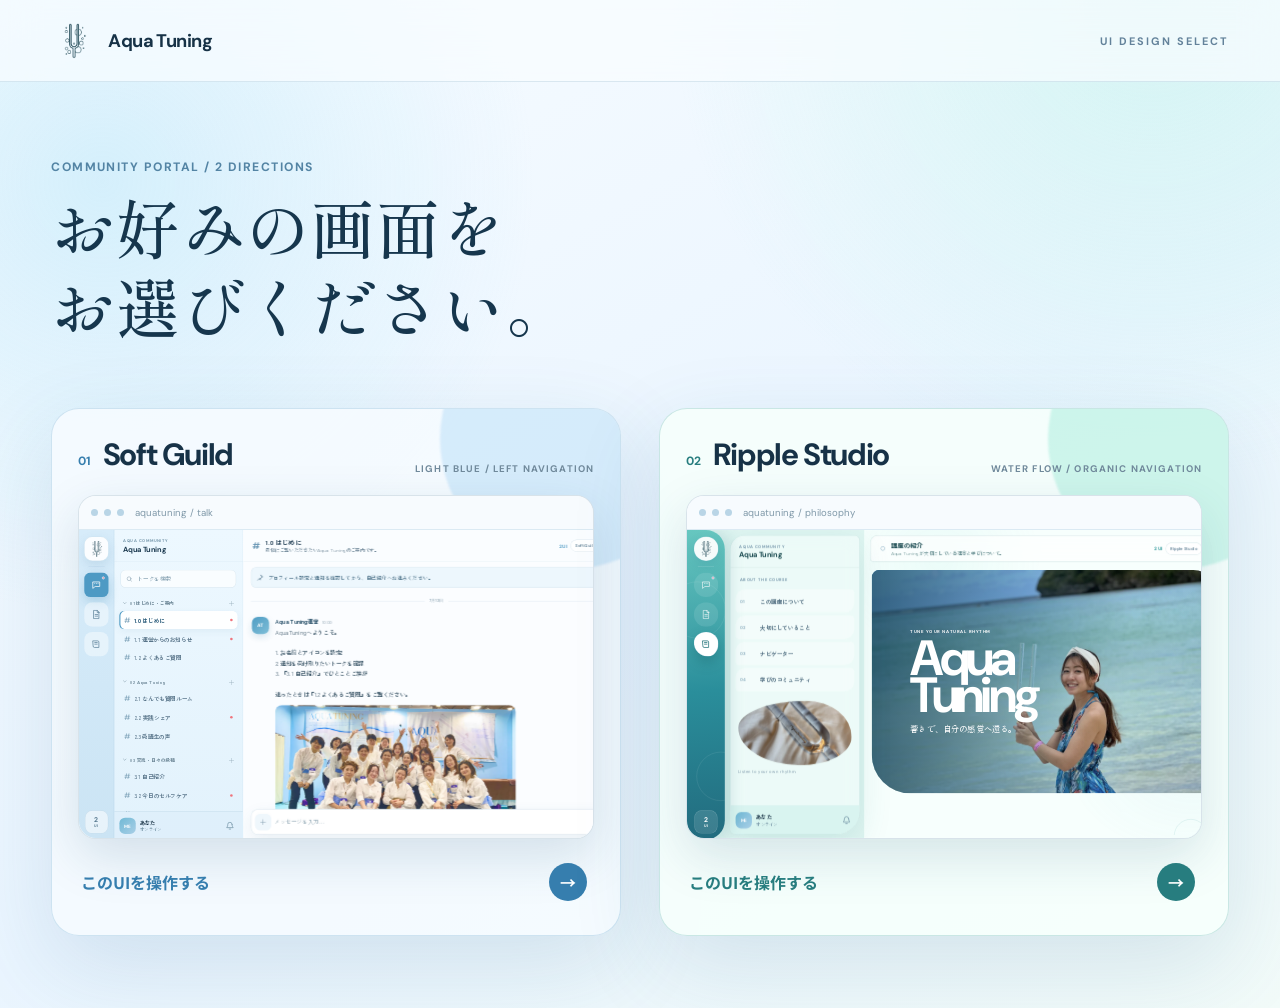
<file: index.html>
<!doctype html>
<html lang="ja">
  <head>
    <meta charset="UTF-8" />
    <meta name="viewport" content="width=device-width, initial-scale=1, viewport-fit=cover" />
    <meta name="theme-color" content="#eaf5ff" />
    <meta name="description" content="Aqua Tuning コミュニティポータルのUI比較ページです。" />
    <title>Aqua Tuning — UI Select</title>
    <link rel="icon" href="/assets/aqua-tuning-mark.png" />
    <link rel="preconnect" href="https://fonts.googleapis.com" />
    <link rel="preconnect" href="https://fonts.gstatic.com" crossorigin />
    <link href="https://fonts.googleapis.com/css2?family=DM+Sans:wght@500;600;700&family=Noto+Sans+JP:wght@400;500;600;700&family=Shippori+Mincho:wght@500;600&display=swap" rel="stylesheet" />
    <link rel="stylesheet" href="/showcase.css" />
  </head>
  <body>
    <header class="showcase-header">
      <a class="showcase-brand" href="/">
        <img src="/assets/aqua-tuning-mark.png" alt="" />
        <span>Aqua Tuning</span>
      </a>
      <p>UI DESIGN SELECT</p>
    </header>

    <main class="showcase-main">
      <div class="showcase-heading">
        <p>Community portal / 2 directions</p>
        <h1>お好みの画面を<br />お選びください。</h1>
      </div>

      <section class="concept-grid" aria-label="UIデザイン一覧">
        <article class="concept-card concept-guild">
          <header>
            <div><span>01</span><h2>Soft Guild</h2></div>
            <p>LIGHT BLUE / LEFT NAVIGATION</p>
          </header>
          <div class="preview-browser">
            <div class="browser-bar"><i></i><i></i><i></i><span>aquatuning / talk</span></div>
            <iframe src="/guild/?tab=talk&room=welcome" title="Soft Guild UIプレビュー" loading="eager"></iframe>
          </div>
          <a href="/guild/?tab=talk&room=welcome">このUIを操作する <span>→</span></a>
        </article>

        <article class="concept-card concept-ripple">
          <header>
            <div><span>02</span><h2>Ripple Studio</h2></div>
            <p>WATER FLOW / ORGANIC NAVIGATION</p>
          </header>
          <div class="preview-browser">
            <div class="browser-bar"><i></i><i></i><i></i><span>aquatuning / philosophy</span></div>
            <iframe src="/ripple/?tab=intro" title="Ripple Studio UIプレビュー" loading="lazy"></iframe>
          </div>
          <a href="/ripple/?tab=intro">このUIを操作する <span>→</span></a>
        </article>
      </section>
    </main>
  </body>
</html>
</file>
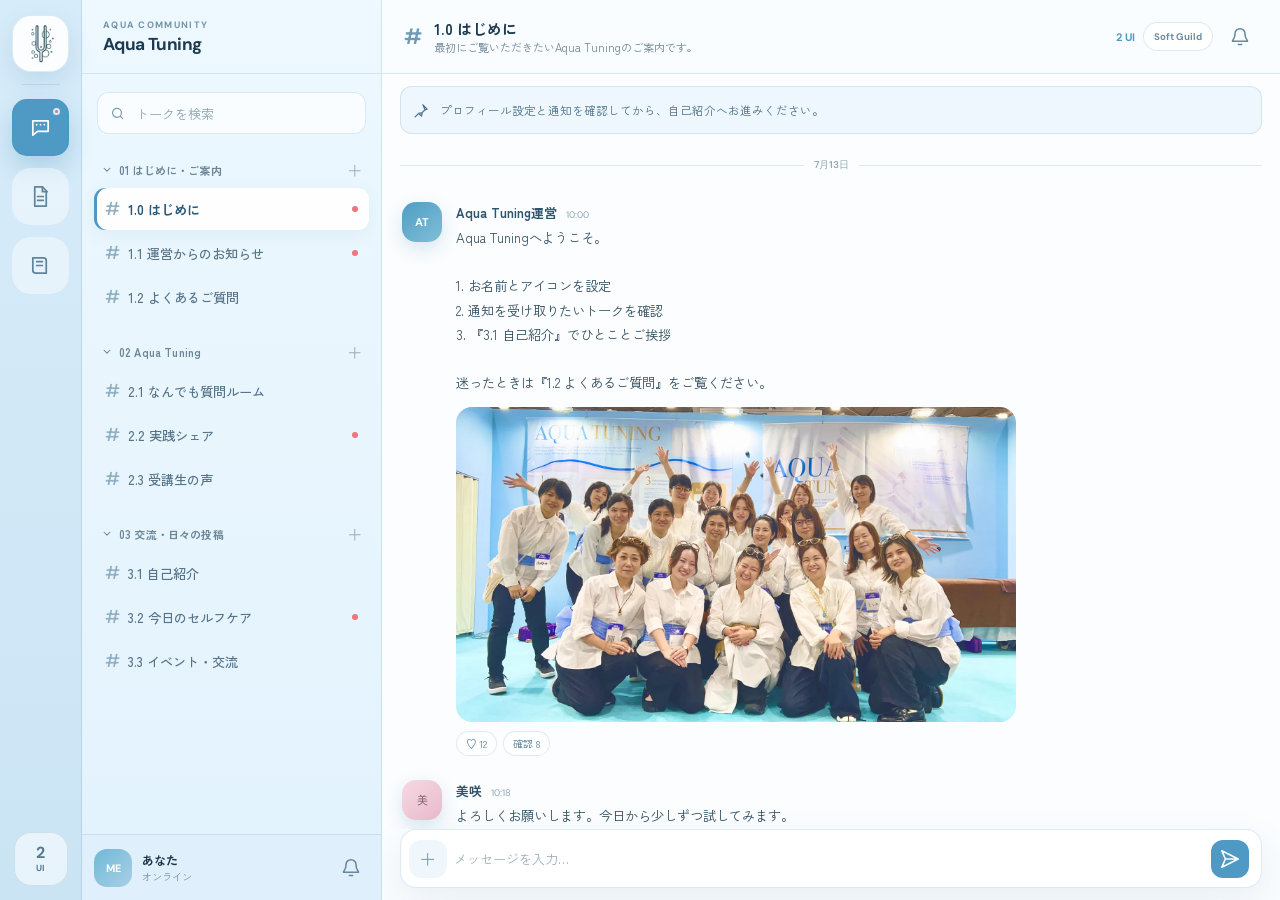
<file: guild/index.html>
<!doctype html>
<html lang="ja">
  <head>
    <meta charset="UTF-8" />
    <meta name="viewport" content="width=device-width, initial-scale=1, viewport-fit=cover" />
    <meta name="theme-color" content="#dcefff" />
    <meta name="description" content="Aqua Tuning Soft Guild UI" />
    <title>Aqua Tuning — Soft Guild</title>
    <link rel="icon" href="/assets/aqua-tuning-mark.png" />
    <link rel="preconnect" href="https://fonts.googleapis.com" />
    <link rel="preconnect" href="https://fonts.gstatic.com" crossorigin />
    <link href="https://fonts.googleapis.com/css2?family=DM+Sans:wght@500;600;700&family=Noto+Sans+JP:wght@400;500;600;700&family=Shippori+Mincho:wght@500;600&family=Zen+Kaku+Gothic+New:wght@400;500;700&display=swap" rel="stylesheet" />
    <link rel="stylesheet" href="/app.css" />
  </head>
  <body data-concept="guild">
    <div id="app"></div>
    <script src="/app.js"></script>
  </body>
</html>
</file>
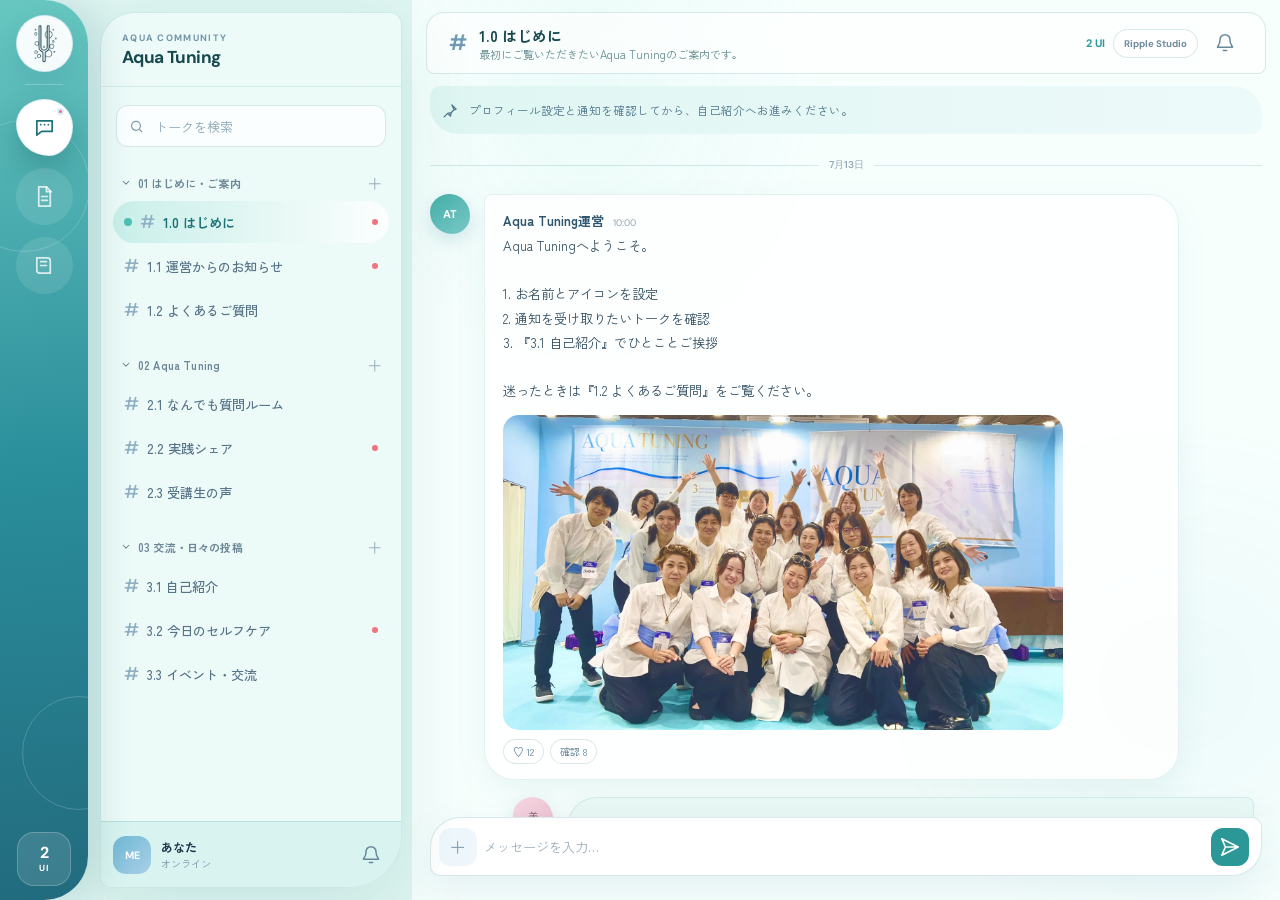
<file: ripple/index.html>
<!doctype html>
<html lang="ja">
  <head>
    <meta charset="UTF-8" />
    <meta name="viewport" content="width=device-width, initial-scale=1, viewport-fit=cover" />
    <meta name="theme-color" content="#dff8f4" />
    <meta name="description" content="Aqua Tuning Ripple Studio UI" />
    <title>Aqua Tuning — Ripple Studio</title>
    <link rel="icon" href="/assets/aqua-tuning-mark.png" />
    <link rel="preconnect" href="https://fonts.googleapis.com" />
    <link rel="preconnect" href="https://fonts.gstatic.com" crossorigin />
    <link href="https://fonts.googleapis.com/css2?family=DM+Sans:wght@500;600;700&family=Noto+Sans+JP:wght@400;500;600;700&family=Shippori+Mincho:wght@500;600&family=Zen+Kaku+Gothic+New:wght@400;500;700&display=swap" rel="stylesheet" />
    <link rel="stylesheet" href="/app.css" />
  </head>
  <body data-concept="ripple">
    <div id="app"></div>
    <script src="/app.js"></script>
  </body>
</html>
</file>
<file: showcase.css>
:root {
  color: #173247;
  background: #eef7ff;
  font-family: "Noto Sans JP", sans-serif;
  font-synthesis: none;
}

* { box-sizing: border-box; }

html { min-width: 320px; }

body {
  margin: 0;
  min-height: 100vh;
  background:
    radial-gradient(circle at 8% 18%, rgba(156, 220, 246, 0.36), transparent 27rem),
    radial-gradient(circle at 90% 0%, rgba(181, 242, 229, 0.45), transparent 30rem),
    linear-gradient(150deg, #f8fcff 0%, #eaf5ff 56%, #f2fbf9 100%);
}

.showcase-header {
  position: relative;
  z-index: 2;
  display: flex;
  align-items: center;
  justify-content: space-between;
  min-height: 82px;
  padding: 14px clamp(20px, 4vw, 64px);
  border-bottom: 1px solid rgba(81, 137, 172, 0.18);
  background: rgba(248, 252, 255, 0.72);
  backdrop-filter: blur(18px);
}

.showcase-brand {
  display: inline-flex;
  align-items: center;
  gap: 11px;
  color: inherit;
  text-decoration: none;
  font-family: "DM Sans", sans-serif;
  font-size: 1.14rem;
  font-weight: 700;
  letter-spacing: -0.03em;
}

.showcase-brand img { width: 46px; height: 46px; object-fit: contain; }

.showcase-header > p {
  margin: 0;
  color: #63829a;
  font-family: "DM Sans", sans-serif;
  font-size: 0.68rem;
  font-weight: 700;
  letter-spacing: 0.18em;
}

.showcase-main {
  width: min(1520px, 100%);
  margin: 0 auto;
  padding: clamp(42px, 6vw, 88px) clamp(16px, 4vw, 64px) 72px;
}

.showcase-heading { margin-bottom: clamp(32px, 5vw, 64px); }
.showcase-heading p {
  margin: 0 0 12px;
  color: #5384a4;
  font-family: "DM Sans", sans-serif;
  font-size: 0.76rem;
  font-weight: 700;
  letter-spacing: 0.12em;
  text-transform: uppercase;
}

.showcase-heading h1 {
  margin: 0;
  color: #16364d;
  font-family: "Shippori Mincho", serif;
  font-size: clamp(2.2rem, 5vw, 4.7rem);
  font-weight: 500;
  line-height: 1.23;
  letter-spacing: 0.015em;
}

.concept-grid { display: grid; grid-template-columns: repeat(2, minmax(0, 1fr)); gap: clamp(24px, 3vw, 42px); }

.concept-card {
  position: relative;
  overflow: hidden;
  padding: clamp(16px, 2vw, 26px);
  border: 1px solid var(--card-border);
  border-radius: 28px;
  background: var(--card-bg);
  box-shadow: 0 30px 90px rgba(37, 102, 139, 0.14);
}

.concept-card::before {
  position: absolute;
  top: -100px;
  right: -80px;
  width: 260px;
  height: 260px;
  border-radius: 50%;
  background: var(--orb);
  filter: blur(1px);
  content: "";
}

.concept-guild { --card-bg: rgba(246, 251, 255, 0.9); --card-border: rgba(101, 163, 203, 0.27); --orb: rgba(169, 215, 246, 0.42); --link: #367eae; }
.concept-ripple { --card-bg: rgba(246, 255, 252, 0.88); --card-border: rgba(67, 158, 156, 0.25); --orb: rgba(127, 224, 203, 0.34); --link: #277d7f; }

.concept-card > header { position: relative; display: flex; align-items: end; justify-content: space-between; gap: 18px; margin-bottom: 20px; }
.concept-card > header > div { display: flex; align-items: baseline; gap: 12px; }
.concept-card > header span { color: var(--link); font-family: "DM Sans", sans-serif; font-size: 0.75rem; font-weight: 700; }
.concept-card h2 { margin: 0; font-family: "DM Sans", sans-serif; font-size: clamp(1.55rem, 2.4vw, 2.35rem); letter-spacing: -0.045em; }
.concept-card header p { margin: 0; color: #718a9c; font-family: "DM Sans", sans-serif; font-size: 0.6rem; font-weight: 700; letter-spacing: 0.12em; text-align: right; }

.preview-browser { position: relative; overflow: hidden; border: 1px solid rgba(77, 128, 158, 0.22); border-radius: 18px; background: white; box-shadow: 0 18px 50px rgba(26, 80, 112, 0.15); }
.browser-bar { display: flex; align-items: center; gap: 6px; height: 34px; padding: 0 12px; border-bottom: 1px solid #dbeaf3; background: #f7fbfe; }
.browser-bar i { width: 7px; height: 7px; border-radius: 50%; background: #b9d5e6; }
.browser-bar span { overflow: hidden; margin-left: 5px; color: #7f98a8; font-family: "DM Sans", sans-serif; font-size: 0.6rem; white-space: nowrap; text-overflow: ellipsis; }
.preview-browser iframe { display: block; width: 1280px; height: 720px; border: 0; transform: scale(0.43); transform-origin: top left; pointer-events: none; }
.preview-browser { height: 344px; }

.concept-card > a {
  position: relative;
  display: flex;
  align-items: center;
  justify-content: space-between;
  min-height: 56px;
  margin-top: 15px;
  padding: 0 7px 0 3px;
  color: var(--link);
  text-decoration: none;
  font-weight: 700;
}
.concept-card > a span { display: grid; place-items: center; width: 38px; height: 38px; border-radius: 50%; color: white; background: var(--link); transition: transform 180ms ease; }
.concept-card > a:hover span { transform: translateX(4px); }

@media (max-width: 1080px) {
  .concept-grid { grid-template-columns: 1fr; }
  .preview-browser iframe { transform: scale(0.7); }
  .preview-browser { height: 520px; }
}

@media (max-width: 680px) {
  .showcase-header { min-height: 66px; padding: 10px 16px; }
  .showcase-brand img { width: 38px; height: 38px; }
  .showcase-header > p { display: none; }
  .showcase-main { padding-top: 36px; }
  .showcase-heading h1 { font-size: clamp(2rem, 11vw, 3.4rem); }
  .concept-card { border-radius: 22px; }
  .concept-card > header { align-items: start; flex-direction: column; gap: 4px; }
  .concept-card header p { text-align: left; }
  .preview-browser iframe { width: 390px; height: 844px; transform: scale(0.82); }
  .preview-browser { height: 690px; }
}

@media (max-width: 420px) {
  .preview-browser iframe { transform: scale(0.72); }
  .preview-browser { height: 608px; }
}
</file>
<file: app.css>
:root {
  color: #1b3548;
  background: #edf7ff;
  font-family: "Zen Kaku Gothic New", "Noto Sans JP", sans-serif;
  font-synthesis: none;
  --rail-width: 82px;
  --sidebar-width: 300px;
  --topbar-height: 74px;
  --accent: #3d8fbd;
  --accent-soft: #d8edfb;
  --ink: #1c3a50;
  --muted: #6f8798;
  --line: rgba(84, 137, 170, 0.18);
  --workspace: #f9fcff;
}

* { box-sizing: border-box; }
html, body, #app { width: 100%; min-width: 320px; min-height: 100%; }
body { margin: 0; overflow: hidden; }
button, input { color: inherit; font: inherit; }
button { border: 0; cursor: pointer; }
svg { width: 1.25em; height: 1.25em; fill: none; stroke: currentColor; stroke-linecap: round; stroke-linejoin: round; stroke-width: 1.8; }
.svg-sprite { position: absolute; width: 0; height: 0; overflow: hidden; }
[hidden] { display: none !important; }

.portal-shell {
  display: grid;
  grid-template-columns: var(--rail-width) var(--sidebar-width) minmax(0, 1fr) 216px;
  width: 100%;
  height: 100dvh;
  overflow: hidden;
}

.module-rail {
  position: relative;
  z-index: 12;
  display: flex;
  flex-direction: column;
  align-items: center;
  gap: 12px;
  padding: 15px 10px 14px;
  border-right: 1px solid var(--line);
}

.rail-logo {
  display: grid;
  place-items: center;
  width: 57px;
  height: 57px;
  overflow: hidden;
  border: 1px solid rgba(60, 129, 171, 0.16);
  border-radius: 19px;
  background: rgba(255,255,255,.9);
  box-shadow: 0 10px 24px rgba(38, 101, 138, 0.13);
}
.rail-logo img { width: 50px; height: 50px; object-fit: contain; }
.rail-line { width: 38px; height: 1px; margin: 0 0 2px; background: var(--line); }

.module-button {
  position: relative;
  display: grid;
  place-items: center;
  width: 57px;
  height: 57px;
  border: 1px solid transparent;
  border-radius: 19px;
  color: #60849b;
  background: rgba(255,255,255,.42);
  transition: color 160ms ease, background 160ms ease, border-radius 160ms ease, transform 160ms ease;
}
.module-button:hover { transform: translateY(-1px); color: var(--accent); background: rgba(255,255,255,.78); }
.module-button svg { width: 23px; height: 23px; }
.module-button > span {
  position: absolute;
  left: calc(100% + 12px);
  z-index: 30;
  display: none;
  padding: 7px 10px;
  border-radius: 8px;
  color: white;
  background: #21465f;
  font-size: .73rem;
  font-weight: 700;
  white-space: nowrap;
  box-shadow: 0 8px 22px rgba(19, 56, 78, .18);
}
.module-button:hover > span { display: block; }
.module-button > i { position: absolute; top: 8px; right: 8px; width: 7px; height: 7px; border: 2px solid #d5eafb; border-radius: 50%; background: #ef6e76; }
.module-button.is-active { border-color: rgba(64, 139, 184, .15); border-radius: 15px; color: white; background: var(--accent); box-shadow: 0 11px 25px rgba(42, 124, 172, .24); }

.rail-compare {
  display: flex;
  align-items: center;
  justify-content: center;
  flex-direction: column;
  width: 54px;
  height: 54px;
  margin-top: auto;
  border: 1px solid var(--line);
  border-radius: 17px;
  color: #55788e;
  background: rgba(255,255,255,.55);
  text-decoration: none;
  line-height: 1;
}
.rail-compare span { font-family: "DM Sans", sans-serif; font-size: 1rem; font-weight: 700; }
.rail-compare small { margin-top: 3px; font-family: "DM Sans", sans-serif; font-size: .55rem; font-weight: 700; letter-spacing: .06em; }

.context-sidebar {
  position: relative;
  z-index: 10;
  display: grid;
  grid-template-rows: auto minmax(0, 1fr) auto;
  min-width: 0;
  height: 100dvh;
  border-right: 1px solid var(--line);
  background: rgba(235, 247, 255, .94);
}

.sidebar-brand {
  display: flex;
  align-items: center;
  justify-content: space-between;
  min-height: var(--topbar-height);
  padding: 11px 18px 10px 21px;
  border-bottom: 1px solid var(--line);
}
.sidebar-brand p, .side-eyebrow { margin: 0 0 2px; color: #7394a9; font-family: "DM Sans", sans-serif; font-size: .58rem; font-weight: 700; letter-spacing: .14em; }
.sidebar-brand h1 { margin: 0; color: var(--ink); font-family: "DM Sans", sans-serif; font-size: 1.08rem; letter-spacing: -.035em; }
.sidebar-brand > button { display: none; width: 38px; height: 38px; border-radius: 12px; background: transparent; }

.side-panel { display: none; min-height: 0; overflow-y: auto; padding: 18px 12px 24px; }
.side-panel.is-active { display: block; animation: sideReveal 280ms ease both; }
@keyframes sideReveal { from { opacity: 0; transform: translateX(-5px); } }

.side-search { display: flex; align-items: center; gap: 9px; min-height: 42px; margin: 0 3px 20px; padding: 0 12px; border: 1px solid var(--line); border-radius: 12px; color: #7d99aa; background: rgba(255,255,255,.7); }
.side-search svg { width: 17px; height: 17px; }
.side-search input { min-width: 0; width: 100%; border: 0; outline: 0; color: var(--ink); background: transparent; font-size: .82rem; }
.side-search input::placeholder { color: #8ca6b6; }

.channel-group { margin-bottom: 18px; }
.group-title { display: flex; align-items: center; justify-content: space-between; width: 100%; min-height: 32px; padding: 0 6px; color: #6d8797; background: transparent; font-size: .69rem; font-weight: 700; }
.group-title span { display: flex; align-items: center; min-width: 0; letter-spacing: .015em; }
.group-title svg { width: 14px; height: 14px; margin-right: 5px; transition: transform 160ms ease; }
.group-title b { color: #91a7b5; font-size: 1rem; font-weight: 400; }
.channel-group.is-collapsed .group-title svg { transform: rotate(-90deg); }
.channel-group.is-collapsed .channel-list { display: none; }
.channel-row { position: relative; display: flex; align-items: center; gap: 8px; width: 100%; min-height: 42px; margin: 2px 0; padding: 0 11px; overflow: hidden; border-radius: 11px; color: #587489; background: transparent; text-align: left; font-size: .82rem; font-weight: 500; white-space: nowrap; text-overflow: ellipsis; }
.channel-row > span { color: #8fb0c4; font-family: "DM Sans", sans-serif; font-size: 1.15rem; font-weight: 500; }
.channel-row > i { flex: 0 0 auto; width: 6px; height: 6px; margin-left: auto; border-radius: 50%; background: #ef747d; }
.channel-row:hover { color: #2f607e; background: rgba(255,255,255,.58); }
.channel-row.is-selected { color: #285a79; background: rgba(255,255,255,.94); box-shadow: inset 3px 0 var(--accent), 0 5px 18px rgba(55, 112, 148, .07); font-weight: 700; }

.side-eyebrow { padding: 5px 10px 14px; }
.content-nav { display: grid; gap: 6px; }
.content-nav-row { display: grid; grid-template-columns: 36px 1fr; align-items: center; gap: 10px; width: 100%; min-height: 61px; padding: 8px 10px; border-radius: 14px; color: #58768a; background: transparent; text-align: left; }
.content-nav-row > span { display: grid; place-items: center; width: 34px; height: 34px; border: 1px solid var(--line); border-radius: 11px; color: #6c92aa; font-family: "DM Sans", sans-serif; font-size: .68rem; font-weight: 700; background: rgba(255,255,255,.55); }
.content-nav-row div { display: grid; min-width: 0; }
.content-nav-row b { overflow: hidden; font-size: .8rem; white-space: nowrap; text-overflow: ellipsis; }
.content-nav-row small { color: #91a8b7; font-family: "DM Sans", sans-serif; font-size: .63rem; }
.content-nav-row.is-selected { color: #275d7e; background: white; box-shadow: 0 9px 24px rgba(49, 105, 140, .09); }
.content-nav-row.is-selected > span { border-color: transparent; color: white; background: var(--accent); }

.intro-nav { display: grid; gap: 7px; }
.intro-nav button { display: grid; grid-template-columns: 34px 1fr; align-items: center; gap: 12px; min-height: 54px; padding: 0 11px; border-radius: 13px; color: #526f82; background: rgba(255,255,255,.34); text-align: left; font-size: .82rem; font-weight: 600; }
.intro-nav button:hover { color: var(--accent); background: white; }
.intro-nav span { color: #84a7bb; font-family: "DM Sans", sans-serif; font-size: .62rem; }
.sidebar-photo { margin: 22px 6px 0; }
.sidebar-photo img { display: block; width: 100%; height: 150px; border-radius: 18px; object-fit: cover; }
.sidebar-photo figcaption { margin-top: 8px; color: #7d98aa; font-family: "DM Sans", sans-serif; font-size: .6rem; letter-spacing: .04em; }

.sidebar-profile { display: grid; grid-template-columns: 39px 1fr 36px; align-items: center; gap: 9px; min-height: 66px; padding: 9px 12px; border-top: 1px solid var(--line); background: rgba(222, 240, 252, .82); }
.sidebar-profile > span { display: grid; place-items: center; width: 38px; height: 38px; border-radius: 13px; color: white; background: linear-gradient(135deg, #70b9d5, #a9cfe7); font-family: "DM Sans", sans-serif; font-size: .67rem; font-weight: 700; }
.sidebar-profile div { display: grid; min-width: 0; }
.sidebar-profile b { font-size: .76rem; }
.sidebar-profile small { color: #7795a6; font-size: .64rem; }
.sidebar-profile button { display: grid; place-items: center; width: 35px; height: 35px; border-radius: 11px; color: #66879c; background: transparent; }

.workspace { position: relative; min-width: 0; min-height: 0; background: var(--workspace); }
.workspace-topbar { display: flex; align-items: center; justify-content: space-between; gap: 18px; min-height: var(--topbar-height); padding: 0 22px; border-bottom: 1px solid var(--line); background: rgba(250,253,255,.86); backdrop-filter: blur(18px); }
.mobile-menu { display: none; place-items: center; flex: 0 0 auto; width: 39px; height: 39px; border-radius: 12px; color: var(--accent); background: var(--accent-soft); }
.breadcrumb { display: flex; align-items: center; gap: 12px; min-width: 0; }
.breadcrumb > span { color: #6f9bb7; font-family: "DM Sans", sans-serif; font-size: 1.35rem; font-weight: 600; }
.breadcrumb div { display: grid; min-width: 0; }
.breadcrumb b { overflow: hidden; color: var(--ink); font-size: .94rem; white-space: nowrap; text-overflow: ellipsis; }
.breadcrumb small { overflow: hidden; max-width: 680px; color: var(--muted); font-size: .7rem; white-space: nowrap; text-overflow: ellipsis; }
.top-actions { display: flex; align-items: center; gap: 8px; }
.top-actions > a { display: none; color: var(--accent); font-family: "DM Sans", sans-serif; font-size: .68rem; font-weight: 700; text-decoration: none; }
.concept-badge { padding: 7px 10px; border: 1px solid var(--line); border-radius: 999px; color: #6f8c9f; background: rgba(255,255,255,.75); font-family: "DM Sans", sans-serif; font-size: .6rem; font-weight: 700; white-space: nowrap; }
.top-actions button { display: grid; place-items: center; width: 37px; height: 37px; border-radius: 12px; color: #67889c; background: transparent; }

.workspace-panel { height: calc(100dvh - var(--topbar-height)); animation: panelIn 350ms ease both; }
@keyframes panelIn { from { opacity: 0; transform: translateY(5px); } }

.talk-panel { display: grid; grid-template-rows: auto minmax(0, 1fr) auto; }
.pinned-note { display: flex; align-items: center; gap: 10px; min-height: 48px; margin: 12px 18px 4px; padding: 8px 12px; border: 1px solid var(--line); border-radius: 12px; color: #4f748b; background: #edf7fd; }
.pinned-note svg { flex: 0 0 auto; width: 17px; height: 17px; }
.pinned-note p { margin: 0; overflow: hidden; font-size: .72rem; white-space: nowrap; text-overflow: ellipsis; }
.message-stream { min-height: 0; overflow-y: auto; padding: 10px 18px 25px; scroll-behavior: smooth; }
.date-divider { display: flex; align-items: center; gap: 10px; margin: 10px 0 18px; color: #91a8b6; font-family: "DM Sans", sans-serif; font-size: .62rem; font-weight: 600; }
.date-divider::before, .date-divider::after { flex: 1; height: 1px; background: var(--line); content: ""; }
.message { display: grid; grid-template-columns: 42px minmax(0, 1fr); gap: 12px; margin: 0 -7px; padding: 12px 9px; border-radius: 12px; transition: background 140ms ease; }
.message:hover { background: rgba(222, 240, 251, .36); }
.message-avatar { display: grid; place-items: center; width: 40px; height: 40px; border-radius: 14px; color: white; background: linear-gradient(140deg, #4f9dc4, #80bfd8); font-family: "DM Sans", sans-serif; font-size: .7rem; font-weight: 700; box-shadow: 0 7px 17px rgba(47, 119, 157, .17); }
.message.is-member .message-avatar { color: #735b66; background: linear-gradient(140deg, #f6d9e3, #e9b9ca); }
.message-content { min-width: 0; }
.message-content > header { display: flex; align-items: baseline; gap: 9px; margin: 1px 0 4px; }
.message-content > header b { color: #2e556e; font-size: .81rem; }
.message-content > header time { color: #91a5b2; font-family: "DM Sans", sans-serif; font-size: .59rem; }
.message-content > p { margin: 0; color: #334f61; font-size: .83rem; line-height: 1.82; white-space: pre-wrap; }
.message-content > figure { max-width: 560px; margin: 12px 0 0; overflow: hidden; border-radius: 16px; }
.message-content > figure img { display: block; width: 100%; max-height: 360px; object-fit: cover; }
.reactions { display: flex; flex-wrap: wrap; gap: 6px; margin-top: 9px; }
.reactions button { padding: 4px 9px; border: 1px solid var(--line); border-radius: 999px; color: #66869a; background: rgba(255,255,255,.8); font-size: .65rem; }
.reactions button.is-active { border-color: rgba(57, 141, 188, .34); color: #2f82b2; background: #e8f6ff; }

.message-composer { display: grid; grid-template-columns: 38px 1fr 42px; align-items: center; gap: 5px; min-height: 59px; margin: 0 18px max(12px, env(safe-area-inset-bottom)); padding: 7px 8px; border: 1px solid var(--line); border-radius: 16px; background: white; box-shadow: 0 15px 40px rgba(39, 98, 134, .09); }
.message-composer > button { display: grid; place-items: center; width: 38px; height: 38px; border-radius: 12px; color: #7795a8; background: #eff7fc; font-size: 1.1rem; }
.message-composer input { min-width: 0; height: 40px; border: 0; outline: 0; color: var(--ink); background: transparent; font-size: .82rem; }
.message-composer input::placeholder { color: #9aafbb; }
.message-composer .composer-send { color: white; background: var(--accent); }
.message-composer.is-readonly { opacity: .66; }

.content-panel { overflow-y: auto; padding: clamp(28px, 4vw, 58px); }
.content-heading { display: grid; grid-template-columns: 1fr auto; align-items: end; margin: 0 0 30px; padding-bottom: 22px; border-bottom: 1px solid var(--line); }
.content-heading > p { grid-column: 1 / -1; margin: 0 0 8px; color: #75a1ba; font-family: "DM Sans", sans-serif; font-size: .62rem; font-weight: 700; letter-spacing: .13em; }
.content-heading h2 { margin: 0; color: var(--ink); font-family: "Shippori Mincho", serif; font-size: clamp(1.7rem, 3vw, 2.8rem); font-weight: 500; }
.content-heading > span { max-width: 390px; color: var(--muted); font-size: .76rem; text-align: right; }
.lesson-list { display: grid; gap: 9px; max-width: 1120px; margin: 0; padding: 0; list-style: none; }
.lesson-list li { display: grid; grid-template-columns: 44px 118px minmax(0, 1fr) 44px 38px; align-items: center; gap: 16px; min-height: 96px; padding: 10px 12px; border-bottom: 1px solid var(--line); border-radius: 12px; transition: background 160ms ease, transform 160ms ease; }
.lesson-list li:hover, .lesson-list li:focus-visible { outline: 0; background: #eef7fd; transform: translateX(3px); }
.lesson-number { color: #88a7ba; font-family: "DM Sans", sans-serif; font-size: .74rem; font-weight: 700; }
.lesson-list figure { height: 74px; margin: 0; overflow: hidden; border-radius: 12px; }
.lesson-list figure img { width: 100%; height: 100%; object-fit: cover; }
.lesson-copy { min-width: 0; }
.lesson-copy > p { display: flex; align-items: center; gap: 9px; margin: 0 0 7px; }
.lesson-copy svg { flex: 0 0 auto; width: 18px; height: 18px; color: var(--accent); }
.lesson-copy b { overflow: hidden; color: #28495e; font-size: .86rem; white-space: nowrap; text-overflow: ellipsis; }
.lesson-copy > span { color: #8ca3b0; font-size: .65rem; }
.lesson-progress { height: 3px; margin-top: 10px; overflow: hidden; border-radius: 999px; background: #e0edf5; }
.lesson-progress i { display: block; height: 100%; border-radius: inherit; background: var(--accent); }
.lesson-list li > strong { color: #75a1bb; font-family: "DM Sans", sans-serif; font-size: .66rem; }
.lesson-list li > button { display: grid; place-items: center; width: 36px; height: 36px; border-radius: 50%; color: var(--accent); background: #e6f4fc; }

.intro-panel { overflow-y: auto; scroll-behavior: smooth; }
.course-article { padding-bottom: 90px; }
.course-hero { position: relative; height: min(72vh, 680px); min-height: 520px; overflow: hidden; }
.course-hero::after { position: absolute; inset: 0; background: linear-gradient(90deg, rgba(15,61,84,.72) 0%, rgba(22,78,104,.26) 48%, rgba(13,50,69,.04) 72%); content: ""; }
.course-hero img { width: 100%; height: 100%; object-fit: cover; object-position: 62% 45%; }
.course-hero > div { position: absolute; z-index: 1; top: 50%; left: clamp(28px, 7vw, 92px); transform: translateY(-50%); color: white; }
.course-hero p, .course-kicker { margin: 0 0 12px; font-family: "DM Sans", sans-serif; font-size: .62rem; font-weight: 700; letter-spacing: .18em; }
.course-hero h2 { margin: 0 0 18px; font-family: "DM Sans", sans-serif; font-size: clamp(3.9rem, 9vw, 8.2rem); line-height: .76; letter-spacing: -.075em; }
.course-hero span { font-family: "Shippori Mincho", serif; font-size: clamp(.95rem, 1.5vw, 1.3rem); }
.course-about { display: grid; grid-template-columns: .8fr 1.2fr; gap: clamp(40px, 8vw, 120px); padding: clamp(65px, 9vw, 120px) clamp(28px, 8vw, 120px); }
.course-kicker { color: var(--accent); }
.course-about h3, .course-philosophy h3, .course-navigator h3, .course-community h3 { margin: 0; color: #1f445a; font-family: "Shippori Mincho", serif; font-size: clamp(2rem, 4.5vw, 4rem); font-weight: 500; line-height: 1.32; }
.course-about > div:last-child { padding-top: 32px; }
.course-about > div:last-child p, .course-philosophy > div > p, .course-navigator > div > p, .course-community > div > p { margin: 0 0 20px; color: #486779; font-size: .9rem; line-height: 2.15; }
.course-philosophy { display: grid; grid-template-columns: 1fr 1fr; min-height: 690px; background: #e6f4fb; }
.course-philosophy figure { height: 100%; min-height: 690px; margin: 0; }
.course-philosophy figure img { width: 100%; height: 100%; object-fit: cover; }
.course-philosophy > div { align-self: center; padding: clamp(44px, 7vw, 100px); }
.course-philosophy h3 { margin-bottom: 28px; }
.course-philosophy ol { margin: 38px 0 0; padding: 0; border-top: 1px solid rgba(58, 117, 148, .2); list-style: none; }
.course-philosophy li { display: grid; grid-template-columns: 36px 92px 1fr; align-items: center; gap: 10px; min-height: 64px; border-bottom: 1px solid rgba(58, 117, 148, .2); }
.course-philosophy li span { color: #76a8c1; font-family: "DM Sans", sans-serif; font-size: .62rem; }
.course-philosophy li b { color: #2c5870; font-size: .8rem; }
.course-philosophy li small { color: #688596; font-size: .7rem; }
.course-navigator { display: grid; grid-template-columns: 1fr .8fr; gap: clamp(40px, 8vw, 100px); align-items: center; padding: clamp(70px, 10vw, 130px) clamp(28px, 9vw, 140px); }
.course-navigator h3 { margin-bottom: 28px; }
.course-navigator blockquote { margin: 35px 0 0; padding-left: 20px; border-left: 2px solid var(--accent); color: #4e7c94; font-family: "Shippori Mincho", serif; font-size: 1.1rem; }
.course-navigator figure { margin: 0; }
.course-navigator figure img { display: block; width: 100%; max-height: 590px; border-radius: 46% 46% 12px 12px; object-fit: cover; object-position: center 28%; }
.course-navigator figcaption { margin-top: 10px; color: #7d99a8; font-size: .68rem; }
.course-community { display: grid; grid-template-columns: 1.2fr .8fr; min-height: 560px; color: white; background: #245c76; }
.course-community > img { width: 100%; height: 100%; object-fit: cover; }
.course-community > div { align-self: center; padding: clamp(42px, 7vw, 90px); }
.course-community h3, .course-community .course-kicker, .course-community > div > p { color: white; }
.course-community button { display: flex; align-items: center; justify-content: space-between; gap: 35px; min-height: 52px; margin-top: 26px; padding: 0 8px 0 18px; border-radius: 999px; color: #245c76; background: white; font-size: .76rem; font-weight: 700; }
.course-community button svg { width: 18px; height: 18px; }

.presence-rail { min-width: 0; overflow-y: auto; padding: 24px 13px; border-left: 1px solid var(--line); background: #f0f8fd; }
.presence-rail > p { margin: 0 6px 18px; color: #87a0af; font-family: "DM Sans", sans-serif; font-size: .58rem; font-weight: 700; letter-spacing: .09em; }
.presence-rail > div { display: grid; grid-template-columns: 36px 1fr; align-items: center; gap: 9px; min-height: 52px; padding: 4px 5px; }
.presence-rail .avatar { grid-row: 1 / 3; display: grid; place-items: center; width: 35px; height: 35px; border-radius: 12px; color: white; background: #71accb; font-family: "DM Sans", sans-serif; font-size: .62rem; font-weight: 700; }
.presence-rail .rose { background: #e5afc2; }.presence-rail .mint { background: #83c8bb; }.presence-rail .lilac { background: #aaa9db; }
.presence-rail b { overflow: hidden; color: #4b6b7e; font-size: .7rem; white-space: nowrap; text-overflow: ellipsis; }
.presence-rail small { color: #91a6b2; font-size: .59rem; }

.sidebar-scrim { display: none; }
.toast { position: fixed; z-index: 50; left: 50%; bottom: 24px; max-width: calc(100vw - 32px); padding: 10px 16px; border-radius: 999px; color: white; background: rgba(25, 65, 88, .92); font-size: .72rem; opacity: 0; transform: translate(-50%, 15px); pointer-events: none; transition: opacity 180ms ease, transform 180ms ease; box-shadow: 0 13px 40px rgba(16, 57, 80, .24); }
.toast.is-visible { opacity: 1; transform: translate(-50%, 0); }

/* Soft Guild: Discord-like light blue surface */
body[data-concept="guild"] { --accent: #4e9ac4; --accent-soft: #dceffc; --workspace: #fbfdff; background: #eaf5fd; }
body[data-concept="guild"] .module-rail { background: linear-gradient(180deg, #d7ecfa 0%, #cbe4f4 100%); }
body[data-concept="guild"] .context-sidebar { background: linear-gradient(180deg, #edf8ff, #e2f2fc); }

/* Ripple Studio: organic water-flow system */
body[data-concept="ripple"] {
  --rail-width: 88px;
  --sidebar-width: 314px;
  --accent: #2b9797;
  --accent-soft: #d8f4ef;
  --ink: #17484e;
  --muted: #638b8e;
  --line: rgba(46, 130, 132, .18);
  --workspace: #f7fffd;
  background: #dff5f1;
}
body[data-concept="ripple"] .portal-shell { grid-template-columns: var(--rail-width) var(--sidebar-width) minmax(0, 1fr); }
body[data-concept="ripple"] .module-rail { overflow: hidden; border: 0; border-radius: 0 44px 44px 0; color: white; background: linear-gradient(175deg, #67c7c0 0%, #2a8e9b 52%, #226b7e 100%); box-shadow: 12px 0 34px rgba(27, 103, 112, .15); }
body[data-concept="ripple"] .module-rail::before, body[data-concept="ripple"] .module-rail::after { position: absolute; border: 1px solid rgba(255,255,255,.18); border-radius: 50%; content: ""; }
body[data-concept="ripple"] .module-rail::before { top: 120px; left: -42px; width: 130px; height: 130px; }
body[data-concept="ripple"] .module-rail::after { right: -48px; bottom: 90px; width: 112px; height: 112px; }
body[data-concept="ripple"] .rail-logo { z-index: 1; border-radius: 50%; background: rgba(255,255,255,.94); }
body[data-concept="ripple"] .rail-line { z-index: 1; background: rgba(255,255,255,.24); }
body[data-concept="ripple"] .module-button { z-index: 1; border-radius: 50%; color: rgba(255,255,255,.78); background: rgba(255,255,255,.1); }
body[data-concept="ripple"] .module-button:hover { color: white; background: rgba(255,255,255,.2); }
body[data-concept="ripple"] .module-button.is-active { border-radius: 50% 50% 42% 58% / 44% 48% 52% 56%; color: #1d7077; background: white; box-shadow: 0 14px 30px rgba(10, 74, 83, .28); }
body[data-concept="ripple"] .rail-compare { z-index: 1; border-color: rgba(255,255,255,.22); color: white; background: rgba(255,255,255,.12); }
body[data-concept="ripple"] .context-sidebar { margin: 12px 0 12px 12px; height: calc(100dvh - 24px); overflow: hidden; border: 1px solid rgba(54, 144, 141, .17); border-radius: 34px 12px 54px 12px; background: rgba(239, 252, 249, .82); box-shadow: 0 24px 80px rgba(35, 121, 121, .12); backdrop-filter: blur(20px); }
body[data-concept="ripple"] .sidebar-brand { border-bottom-color: rgba(46,130,132,.13); }
body[data-concept="ripple"] .channel-row { border-radius: 999px; }
body[data-concept="ripple"] .channel-row.is-selected { box-shadow: none; color: #1d7377; background: linear-gradient(90deg, rgba(110,209,195,.28), rgba(255,255,255,.78)); }
body[data-concept="ripple"] .channel-row.is-selected::before { width: 8px; height: 8px; border-radius: 50%; background: #4cc0b3; content: ""; }
body[data-concept="ripple"] .content-nav-row { border-radius: 20px 10px 20px 10px; }
body[data-concept="ripple"] .intro-nav button { border-radius: 22px 9px 22px 9px; }
body[data-concept="ripple"] .sidebar-photo img { border-radius: 60% 40% 45% 55% / 42% 56% 44% 58%; }
body[data-concept="ripple"] .sidebar-profile { background: rgba(209, 242, 236, .74); }
body[data-concept="ripple"] .workspace { margin-left: 10px; overflow: hidden; }
body[data-concept="ripple"] .workspace::before { position: absolute; z-index: 0; inset: 0; pointer-events: none; opacity: .45; background: radial-gradient(ellipse at 20% 10%, rgba(107, 217, 203, .18), transparent 25%), radial-gradient(ellipse at 88% 76%, rgba(103, 190, 210, .16), transparent 28%); content: ""; }
body[data-concept="ripple"] .workspace-topbar, body[data-concept="ripple"] .workspace-panel { position: relative; z-index: 1; }
body[data-concept="ripple"] .workspace-topbar { margin: 12px 14px 0; min-height: 62px; border: 1px solid var(--line); border-radius: 18px 18px 8px 8px; background: rgba(255,255,255,.66); }
body[data-concept="ripple"] .workspace-panel { height: calc(100dvh - 86px); }
body[data-concept="ripple"] .presence-rail { display: none; }
body[data-concept="ripple"] .pinned-note { border: 0; border-radius: 10px 28px 10px 28px; background: linear-gradient(90deg, #dff6f2, #edfafa); }
body[data-concept="ripple"] .message { margin: 9px 0; padding: 4px 10% 4px 0; }
body[data-concept="ripple"] .message:nth-of-type(even) { padding-right: 1%; padding-left: 10%; }
body[data-concept="ripple"] .message-content { padding: 15px 18px; border: 1px solid rgba(55, 145, 145, .13); border-radius: 8px 30px 30px 30px; background: rgba(255,255,255,.8); box-shadow: 0 12px 32px rgba(46, 128, 132, .07); }
body[data-concept="ripple"] .message:nth-of-type(even) .message-content { border-radius: 30px 8px 30px 30px; background: #e8f8f4; }
body[data-concept="ripple"] .message:hover { background: transparent; }
body[data-concept="ripple"] .message-avatar { border-radius: 50% 50% 45% 55% / 45% 55% 45% 55%; background: linear-gradient(145deg, #45afa7, #7bcaca); }
body[data-concept="ripple"] .message-composer { border-radius: 30px 10px 30px 10px; }
body[data-concept="ripple"] .content-panel { padding-top: 44px; }
body[data-concept="ripple"] .lesson-list { grid-template-columns: repeat(2, minmax(0, 1fr)); gap: 18px; }
body[data-concept="ripple"] .lesson-list li { grid-template-columns: 38px 96px minmax(0,1fr) 34px; min-height: 126px; padding: 13px; border: 1px solid var(--line); border-radius: 16px 42px 16px 42px; background: rgba(255,255,255,.74); box-shadow: 0 18px 42px rgba(46,128,132,.07); }
body[data-concept="ripple"] .lesson-list li:nth-child(even) { border-radius: 42px 16px 42px 16px; }
body[data-concept="ripple"] .lesson-list figure { height: 96px; border-radius: 12px 30px 12px 30px; }
body[data-concept="ripple"] .lesson-list li > strong { display: none; }
body[data-concept="ripple"] .course-hero { margin: 18px; border-radius: 18px 90px 18px 90px; }
body[data-concept="ripple"] .course-about { position: relative; }
body[data-concept="ripple"] .course-about::before { position: absolute; top: 42px; right: 8%; width: 76px; height: 76px; border: 1px solid rgba(42,151,151,.22); border-radius: 50%; content: ""; }
body[data-concept="ripple"] .course-philosophy { margin: 0 18px; overflow: hidden; border-radius: 80px 18px 80px 18px; background: linear-gradient(140deg, #daf3ee, #edfafa); }
body[data-concept="ripple"] .course-philosophy figure img { border-radius: 0 80px 80px 0; }
body[data-concept="ripple"] .course-navigator figure img { border-radius: 54% 46% 58% 42% / 42% 54% 46% 58%; }
body[data-concept="ripple"] .course-community { margin: 0 18px; overflow: hidden; border-radius: 18px 80px 18px 80px; background: linear-gradient(140deg, #1e6671, #2b8b89); }

@media (max-width: 1380px) {
  .portal-shell { grid-template-columns: var(--rail-width) var(--sidebar-width) minmax(0, 1fr); }
  .presence-rail { display: none; }
  .top-actions > a { display: inline; }
}

@media (max-width: 1050px) {
  :root { --sidebar-width: 278px; }
  body[data-concept="ripple"] { --sidebar-width: 286px; }
  .breadcrumb small { max-width: 340px; }
  .lesson-list li { grid-template-columns: 34px 92px minmax(0,1fr) 34px; gap: 11px; }
  .lesson-list li > strong { display: none; }
  body[data-concept="ripple"] .lesson-list { grid-template-columns: 1fr; }
}

@media (max-width: 760px) {
  :root, body[data-concept="ripple"] { --rail-width: 62px; --topbar-height: 66px; }
  body { overflow: hidden; }
  .portal-shell, body[data-concept="ripple"] .portal-shell { grid-template-columns: minmax(0, 1fr); }
  .module-rail {
    position: fixed;
    z-index: 26;
    top: 0;
    bottom: 0;
    left: 0;
    width: var(--rail-width);
    padding: 10px 7px;
    gap: 10px;
    transform: translateX(-110%);
    transition: transform 240ms cubic-bezier(.2,.8,.2,1);
    box-shadow: 8px 0 26px rgba(26, 76, 101, .13);
  }
  body.sidebar-open .module-rail { transform: translateX(0); }
  body[data-concept="ripple"] .module-rail { border-radius: 0 28px 28px 0; }
  .rail-logo { width: 47px; height: 47px; border-radius: 15px; }
  .rail-logo img { width: 43px; height: 43px; }
  .rail-line { width: 31px; }
  .module-button { width: 47px; height: 48px; border-radius: 15px; }
  .module-button svg { width: 21px; height: 21px; }
  .module-button > span { display: none !important; }
  .rail-compare { width: 45px; height: 45px; border-radius: 14px; }
  .context-sidebar, body[data-concept="ripple"] .context-sidebar {
    position: fixed;
    z-index: 25;
    top: 0;
    bottom: 0;
    left: var(--rail-width);
    width: min(calc(100vw - var(--rail-width)), 328px);
    height: 100dvh;
    margin: 0;
    border-radius: 0 26px 26px 0;
    transform: translateX(calc(-100% - var(--rail-width)));
    transition: transform 240ms cubic-bezier(.2,.8,.2,1);
    box-shadow: 16px 0 50px rgba(26, 76, 101, .2);
  }
  body.sidebar-open .context-sidebar { transform: translateX(0); }
  .sidebar-brand > button { display: grid; place-items: center; }
  .sidebar-scrim { position: fixed; z-index: 20; inset: 0; display: block; border: 0; background: rgba(23, 58, 76, .25); opacity: 0; pointer-events: none; transition: opacity 220ms ease; backdrop-filter: blur(2px); }
  body.sidebar-open .sidebar-scrim { opacity: 1; pointer-events: auto; }
  .workspace, body[data-concept="ripple"] .workspace { grid-column: 1; width: 100%; min-width: 0; margin: 0; }
  .workspace-topbar, body[data-concept="ripple"] .workspace-topbar { min-height: var(--topbar-height); margin: 0; padding: 0 11px; border-width: 0 0 1px; border-radius: 0; }
  .mobile-menu { display: grid; }
  .breadcrumb { gap: 8px; }
  .breadcrumb > span { display: none; }
  .breadcrumb b { max-width: 52vw; font-size: .8rem; }
  .breadcrumb small { display: none; }
  .concept-badge { display: none; }
  .top-actions button { display: none; }
  .top-actions > a { display: inline-flex; align-items: center; min-height: 34px; padding: 0 9px; border: 1px solid var(--line); border-radius: 999px; }
  .workspace-panel, body[data-concept="ripple"] .workspace-panel { width: 100%; min-width: 0; height: calc(100dvh - var(--topbar-height)); }
  .talk-panel { grid-template-columns: minmax(0,1fr); width: 100%; min-width: 0; overflow: hidden; }
  .pinned-note, body[data-concept="ripple"] .pinned-note { min-height: 42px; margin: 9px 9px 2px; padding: 7px 10px; border-radius: 11px; }
  .message-stream { width: 100%; min-width: 0; overflow-x: hidden; padding: 7px 9px 19px; }
  .message { grid-template-columns: 35px minmax(0,1fr); gap: 9px; width: 100%; min-width: 0; padding: 10px 5px; }
  .message-avatar { width: 34px; height: 34px; border-radius: 11px; }
  .message-content { min-width: 0; max-width: 100%; overflow: hidden; }
  .message-content > p { max-width: 100%; overflow-wrap: anywhere; font-size: .78rem; line-height: 1.75; }
  .message-content > figure { width: 100%; max-width: 100%; border-radius: 13px; }
  .message-content > figure img { width: 100%; max-width: 100%; }
  body[data-concept="ripple"] .message, body[data-concept="ripple"] .message:nth-of-type(even) { padding: 6px 0; }
  body[data-concept="ripple"] .message-content, body[data-concept="ripple"] .message:nth-of-type(even) .message-content { padding: 12px 13px; border-radius: 7px 23px 23px 23px; }
  .message-composer { grid-template-columns: 34px minmax(0,1fr) 38px; width: calc(100% - 16px); min-width: 0; max-width: calc(100% - 16px); min-height: 54px; margin: 0 8px max(8px, env(safe-area-inset-bottom)); padding: 5px 6px; border-radius: 14px; }
  .message-composer input { width: 100%; min-width: 0; }
  body[data-concept="ripple"] .message-composer { border-radius: 24px 8px 24px 8px; }
  .message-composer > button { width: 34px; height: 34px; }
  .content-panel { padding: 24px 13px 60px; }
  .content-heading { display: block; margin-bottom: 18px; padding-bottom: 17px; }
  .content-heading h2 { font-size: 1.55rem; }
  .content-heading > span { display: block; margin-top: 8px; text-align: left; }
  .lesson-list, body[data-concept="ripple"] .lesson-list { display: grid; grid-template-columns: 1fr; gap: 7px; }
  .lesson-list li, body[data-concept="ripple"] .lesson-list li { grid-template-columns: 28px 78px minmax(0,1fr) 30px; min-height: 92px; gap: 8px; padding: 8px 5px; border-width: 0 0 1px; border-radius: 0; background: transparent; box-shadow: none; }
  .lesson-list figure, body[data-concept="ripple"] .lesson-list figure { height: 69px; border-radius: 10px; }
  .lesson-copy b { font-size: .76rem; white-space: normal; line-height: 1.45; }
  .lesson-copy > span { font-size: .6rem; }
  .lesson-progress { margin-top: 7px; }
  .lesson-list li > button { width: 29px; height: 29px; }
  .course-article { padding-bottom: 40px; }
  .course-hero, body[data-concept="ripple"] .course-hero { height: 58vh; min-height: 430px; margin: 0; border-radius: 0; }
  .course-hero img { object-position: 44% center; }
  .course-hero > div { top: 38%; left: 22px; }
  .course-hero h2 { max-width: 220px; font-size: clamp(3.25rem, 15vw, 4.15rem); }
  .course-about { grid-template-columns: 1fr; gap: 20px; padding: 55px 22px; }
  .course-about > div:last-child { padding-top: 0; }
  .course-about h3, .course-philosophy h3, .course-navigator h3, .course-community h3 { font-size: 2rem; }
  .course-about > div:last-child p, .course-philosophy > div > p, .course-navigator > div > p, .course-community > div > p { font-size: .8rem; line-height: 2; }
  .course-philosophy, body[data-concept="ripple"] .course-philosophy { grid-template-columns: 1fr; min-height: 0; margin: 0; border-radius: 0; }
  .course-philosophy figure { height: 390px; min-height: 0; }
  body[data-concept="ripple"] .course-philosophy figure img { border-radius: 0 0 50px 0; }
  .course-philosophy > div { padding: 50px 22px 58px; }
  .course-philosophy li { grid-template-columns: 30px 80px 1fr; }
  .course-navigator { grid-template-columns: 1fr; gap: 35px; padding: 60px 22px; }
  .course-navigator figure { grid-row: 1; }
  .course-navigator figure img { max-height: 480px; }
  .course-community, body[data-concept="ripple"] .course-community { grid-template-columns: 1fr; min-height: 0; margin: 0; border-radius: 0; }
  .course-community > img { height: 300px; }
  .course-community > div { padding: 46px 22px 54px; }
}

@media (max-width: 390px) {
  .breadcrumb b { max-width: 34vw; }
  .message-content > header { flex-wrap: wrap; gap: 3px 7px; }
  .course-philosophy li { grid-template-columns: 27px 70px 1fr; }
  .course-philosophy li small { font-size: .62rem; }
}

@media (prefers-reduced-motion: reduce) {
  *, *::before, *::after { scroll-behavior: auto !important; animation-duration: .01ms !important; transition-duration: .01ms !important; }
}
</file>
